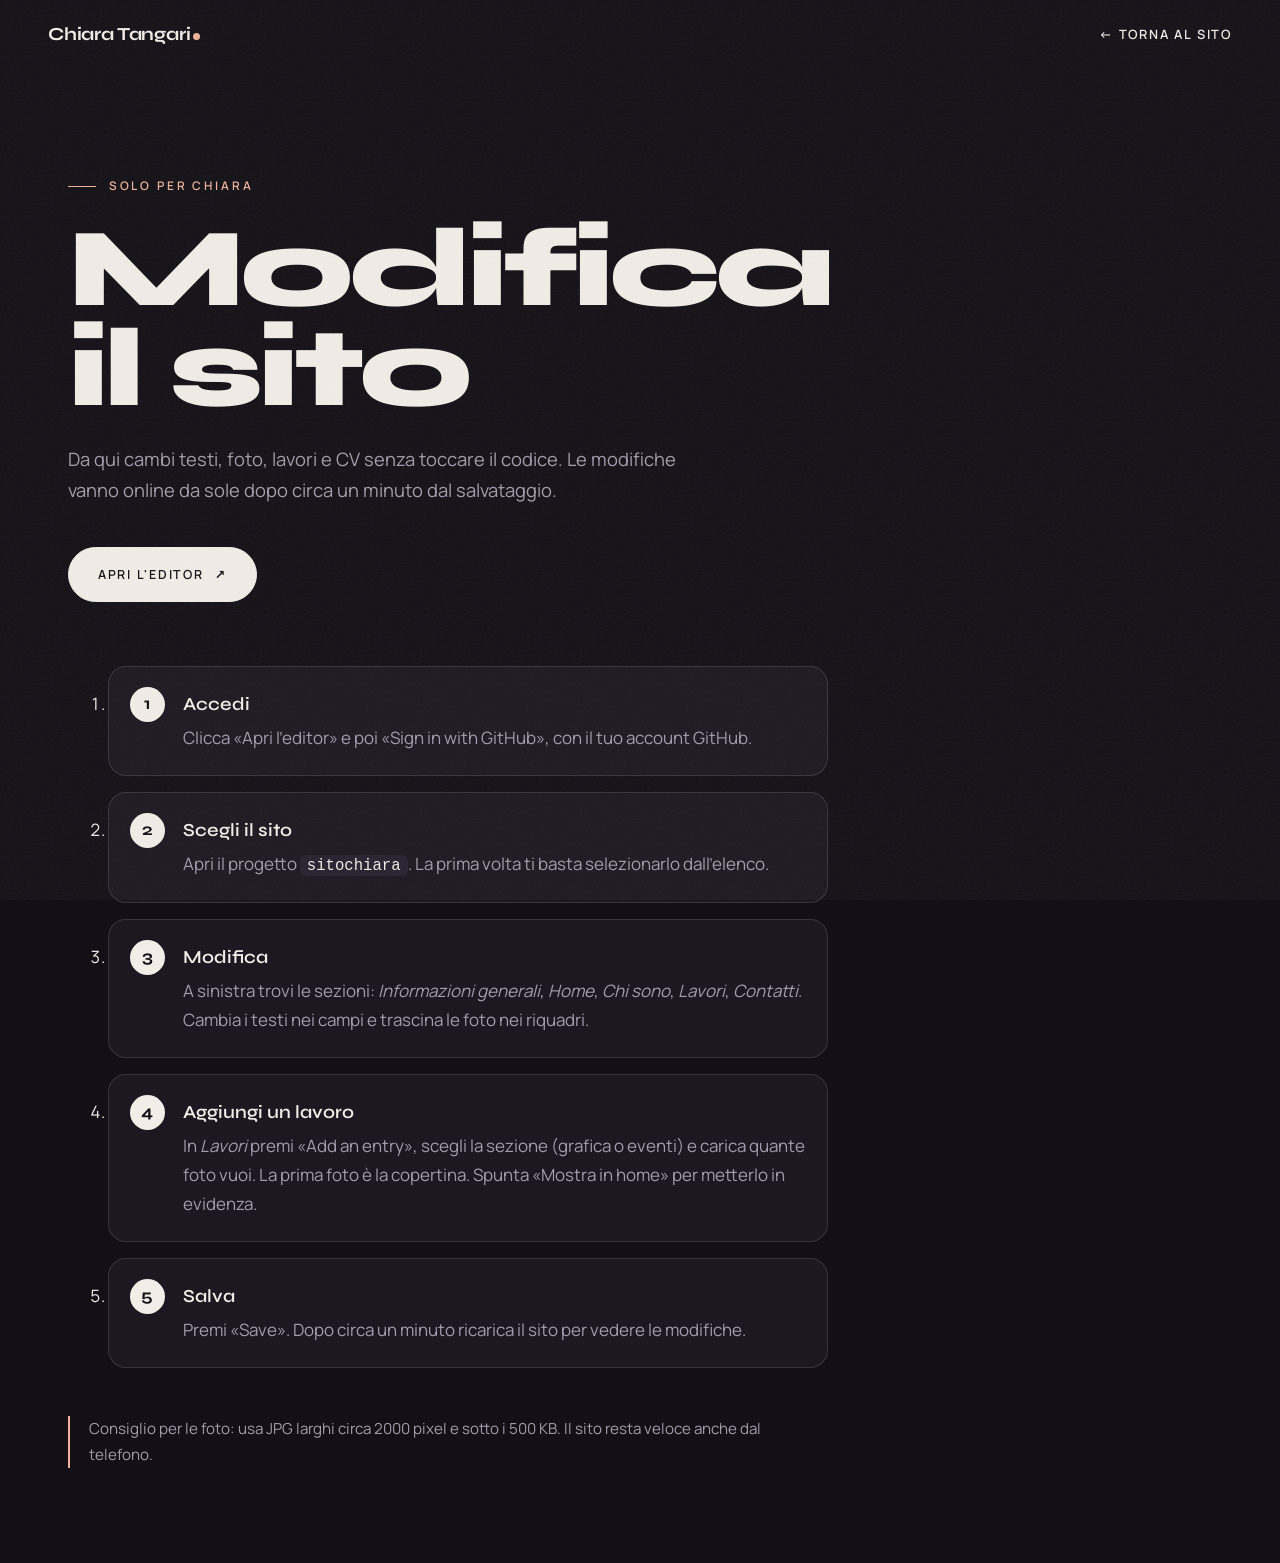
<file: admin.html>
<!DOCTYPE html>
<html lang="it">
<head>
  <meta charset="utf-8">
  <meta name="viewport" content="width=device-width, initial-scale=1">
  <meta name="robots" content="noindex, nofollow">
  <title>Area admin — Chiara Tangari</title>
  <script>document.documentElement.classList.add('js')</script>
  <link rel="preconnect" href="https://fonts.googleapis.com">
  <link rel="preconnect" href="https://fonts.gstatic.com" crossorigin>
  <link href="https://fonts.googleapis.com/css2?family=Manrope:wght@300;400;500;600&family=Syne:wght@500;600;700;800&display=swap" rel="stylesheet">
  <link rel="stylesheet" href="css/style.css">
  <style>
    .admin { padding-block: clamp(8rem, 14vw, 11rem) 6rem; }
    .admin h1 { font-size: clamp(3rem, 10vw, 7rem); font-weight: 800; letter-spacing: -.045em; line-height: .9; margin-bottom: 1.5rem; }
    .admin .intro { color: var(--muted); max-width: 56ch; font-size: 1.15rem; margin-bottom: 2.5rem; }
    .steps { counter-reset: s; display: grid; gap: 1rem; margin-top: 4rem; max-width: 760px; }
    .steps li { counter-increment: s; position: relative; padding: 1.4rem 1.4rem 1.4rem 4.6rem; border: 1px solid var(--line); border-radius: var(--radius); background: var(--ink-2); }
    .steps li::before {
      content: counter(s); position: absolute; left: 1.3rem; top: 1.25rem; width: 2.2rem; height: 2.2rem; border-radius: 50%;
      display: grid; place-items: center; background: var(--paper); color: var(--ink); font-family: var(--display); font-weight: 700;
    }
    .steps strong { font-family: var(--display); font-weight: 600; font-size: 1.15rem; display: block; margin-bottom: .2rem; }
    .steps p { color: var(--muted); }
    .steps code { background: var(--ink-3); padding: .1rem .45rem; border-radius: 6px; font-size: .92em; color: var(--paper); }
    .note { margin-top: 3rem; max-width: 760px; color: var(--muted); font-size: .95rem; border-left: 2px solid var(--peach); padding-left: 1.2rem; }
  </style>
</head>
<body data-page="admin">
  <div class="curtain" aria-hidden="true"><i></i><i></i><i></i><i></i><i></i><span class="curtain-label">Area admin</span></div>

  <header class="site-header">
    <a class="logo" href="index.html">Chiara Tangari<span class="dot"></span></a>
    <a class="link-arrow" href="index.html">← Torna al sito</a>
  </header>

  <main class="admin container">
    <p class="eyebrow">Solo per Chiara</p>
    <h1>Modifica il sito</h1>
    <p class="intro">Da qui cambi testi, foto, lavori e CV senza toccare il codice. Le modifiche vanno online da sole dopo circa un minuto dal salvataggio.</p>
    <a class="btn" href="https://app.pagescms.org/" target="_blank" rel="noopener">Apri l'editor <span class="arr">↗</span></a>

    <ol class="steps">
      <li><strong>Accedi</strong><p>Clicca «Apri l'editor» e poi «Sign in with GitHub», con il tuo account GitHub.</p></li>
      <li><strong>Scegli il sito</strong><p>Apri il progetto <code>sitochiara</code>. La prima volta ti basta selezionarlo dall'elenco.</p></li>
      <li><strong>Modifica</strong><p>A sinistra trovi le sezioni: <em>Informazioni generali</em>, <em>Home</em>, <em>Chi sono</em>, <em>Lavori</em>, <em>Contatti</em>. Cambia i testi nei campi e trascina le foto nei riquadri.</p></li>
      <li><strong>Aggiungi un lavoro</strong><p>In <em>Lavori</em> premi «Add an entry», scegli la sezione (grafica o eventi) e carica quante foto vuoi. La prima foto è la copertina. Spunta «Mostra in home» per metterlo in evidenza.</p></li>
      <li><strong>Salva</strong><p>Premi «Save». Dopo circa un minuto ricarica il sito per vedere le modifiche.</p></li>
    </ol>

    <p class="note">Consiglio per le foto: usa JPG larghi circa 2000 pixel e sotto i 500 KB. Il sito resta veloce anche dal telefono.</p>
  </main>
</body>
</html>
</file>
<file: css/style.css>
/* Layout: pagine separate, hero a tutto schermo con scena 3D in home,
   contenuti su colonna larga con margini ampi e schede che si inclinano in 3D. */
:root {
  --ink: #121016;         /* sfondo */
  --ink-2: #1b1821;       /* superfici */
  --ink-3: #262230;
  --paper: #f2ede6;       /* testo */
  --muted: #a39cac;
  --line: rgba(242, 237, 230, .13);
  --peach: #f0b39a;       /* accento caldo */
  --lilac: #b7a4f5;       /* accento freddo */
  --display: "Syne", "Helvetica Neue", Arial, sans-serif;
  --body: "Manrope", system-ui, -apple-system, "Segoe UI", sans-serif;
  --max: 1240px;
  --gutter: clamp(1rem, 4vw, 3rem);
  --ease: cubic-bezier(.2, .8, .2, 1);
  --radius: 18px;
  color-scheme: dark;
}

*, *::before, *::after { box-sizing: border-box; }
[hidden] { display: none !important; }
html { -webkit-text-size-adjust: 100%; overflow-x: hidden; }
@supports (overflow: clip) { html, body { overflow-x: clip; } }
main, .site-footer { overflow-x: clip; }
a, button { -webkit-tap-highlight-color: transparent; }
body {
  margin: 0; background: var(--ink); color: var(--paper);
  font: 400 1.0625rem/1.7 var(--body);
  -webkit-font-smoothing: antialiased; overflow-x: hidden;
}
/* grana leggera su tutto il sito */
body::before {
  content: ""; position: fixed; inset: 0; z-index: 90; pointer-events: none; opacity: .07;
  background-image: url("data:image/svg+xml,%3Csvg xmlns='http://www.w3.org/2000/svg' width='160' height='160'%3E%3Cfilter id='n'%3E%3CfeTurbulence type='fractalNoise' baseFrequency='.85' numOctaves='3' stitchTiles='stitch'/%3E%3C/filter%3E%3Crect width='100%25' height='100%25' filter='url(%23n)'/%3E%3C/svg%3E");
}
img { max-width: 100%; display: block; }
a { color: inherit; }
h1, h2, h3 { font-family: var(--display); font-weight: 700; line-height: 1; margin: 0; letter-spacing: -.02em; text-wrap: balance; }
p { margin: 0; }
ul { list-style: none; margin: 0; padding: 0; }
button { font: inherit; color: inherit; }
:focus-visible { outline: 2px solid var(--peach); outline-offset: 4px; border-radius: 4px; }
::selection { background: var(--peach); color: var(--ink); }

.container { width: 100%; max-width: var(--max); margin-inline: auto; padding-inline: var(--gutter); }
.section { padding-block: clamp(5rem, 10vw, 9rem); position: relative; }
.section-alt { background: var(--ink-2); }
h2 { font-size: clamp(2.4rem, 6vw, 4.6rem); }
.outline { color: transparent; -webkit-text-stroke: 1.5px var(--paper); }
.eyebrow {
  display: flex; align-items: center; gap: .8rem; margin-bottom: 1.4rem;
  font-size: .74rem; font-weight: 600; letter-spacing: .24em; text-transform: uppercase; color: var(--peach);
}
.eyebrow::before { content: ""; width: 28px; height: 1px; background: currentColor; flex: none; }

/* ============ PULSANTI ============ */
.btn {
  display: inline-flex; align-items: center; gap: .7rem; padding: 1rem 1.8rem;
  border-radius: 999px; border: 1px solid var(--paper); background: var(--paper); color: var(--ink);
  font-size: .78rem; font-weight: 600; letter-spacing: .14em; text-transform: uppercase; text-decoration: none;
  cursor: pointer; translate: var(--tx, 0) var(--ty, 0); transition: background .35s var(--ease), color .35s, border-color .35s, transform .35s var(--ease), translate .5s var(--ease);
}
.btn.magnet { transition: background .35s var(--ease), color .35s, border-color .35s, transform .35s var(--ease), translate .12s linear; }
.btn .arr { transition: transform .35s var(--ease); }
.btn:hover { background: var(--peach); border-color: var(--peach); transform: translateY(-2px); }
.btn:hover .arr { transform: translateX(4px); }
.btn-ghost { background: transparent; color: var(--paper); border-color: var(--line); }
.btn-ghost:hover { background: transparent; border-color: var(--paper); }
.link-arrow { text-decoration: none; font-size: .8rem; font-weight: 600; letter-spacing: .14em; text-transform: uppercase; }
.link-arrow span { display: inline-block; transition: transform .35s var(--ease); color: var(--peach); }
.link-arrow:hover span { transform: translateX(6px); }

/* ============ HEADER ============ */
.site-header {
  position: fixed; inset: 0 0 auto 0; z-index: 60;
  display: flex; justify-content: space-between; align-items: center;
  padding: calc(1.2rem + env(safe-area-inset-top, 0px)) var(--gutter) 1.2rem;
  transition: background .4s, padding .4s, border-color .4s; border-bottom: 1px solid transparent;
}
.site-header.scrolled {
  background: rgba(18, 16, 22, .72); backdrop-filter: blur(14px); -webkit-backdrop-filter: blur(14px);
  border-color: var(--line); padding-block: calc(.8rem + env(safe-area-inset-top, 0px)) .8rem;
}
.logo { font-family: var(--display); font-weight: 700; font-size: 1.15rem; text-decoration: none; letter-spacing: -.01em; position: relative; z-index: 2; }
.logo .dot { display: inline-block; width: 7px; height: 7px; border-radius: 50%; background: var(--peach); margin-left: 3px; }
.nav { display: flex; gap: clamp(1.2rem, 3vw, 2.4rem); }
.nav a {
  position: relative; text-decoration: none; font-size: .78rem; font-weight: 600;
  letter-spacing: .16em; text-transform: uppercase; color: var(--muted); transition: color .3s;
}
.nav a:hover, .nav a.active { color: var(--paper); }
.nav a.active::before {
  content: ""; position: absolute; left: 50%; bottom: -10px; width: 5px; height: 5px;
  border-radius: 50%; background: var(--peach); transform: translateX(-50%);
}
.nav-toggle { display: none; position: relative; z-index: 2; width: 44px; height: 44px; background: none; border: 0; cursor: pointer; }
.nav-toggle span { position: absolute; left: 10px; right: 10px; height: 1.5px; background: var(--paper); transition: transform .4s var(--ease); }
.nav-toggle span:first-child { top: 17px; }
.nav-toggle span:last-child { top: 25px; }
.nav-toggle[aria-expanded="true"] span:first-child { transform: translateY(4px) rotate(45deg); }
.nav-toggle[aria-expanded="true"] span:last-child { transform: translateY(-4px) rotate(-45deg); }

/* ============ HOME: HERO 3D ============ */
.hero { position: relative; min-height: 100vh; min-height: 100svh; display: flex; align-items: flex-end; overflow: hidden; padding-block: 8rem clamp(5rem, 10vh, 8rem); }
.scene3d { position: absolute; inset: 0; width: 100%; height: 100%; display: block; pointer-events: none; }
.has-3d .cube-wrap, .has-3d .gyro { display: none; }
.hero::before { /* luce di sfondo, visibile anche senza WebGL */
  content: ""; position: absolute; inset: 0; pointer-events: none;
  background:
    radial-gradient(40% 50% at 75% 40%, rgba(183, 164, 245, .20), transparent 70%),
    radial-gradient(35% 40% at 60% 70%, rgba(240, 179, 154, .16), transparent 70%);
}
.hero::after { content: ""; position: absolute; inset: auto 0 0 0; height: 30%; background: linear-gradient(transparent, var(--ink)); pointer-events: none; }
.hero-inner { position: relative; z-index: 1; pointer-events: none; }
.hero-inner a { pointer-events: auto; }
.hero-title { transform: perspective(1200px) rotateX(var(--hy, 0deg)) rotateY(var(--hx, 0deg)); transition: transform .8s var(--ease); font-size: clamp(3.6rem, 14vw, 12.5rem); font-weight: 800; line-height: .86; letter-spacing: -.045em; }
.hero-title .line { display: block; }
.hero-title .outline { -webkit-text-stroke-width: 2px; }
.hero-bottom { display: flex; flex-wrap: wrap; justify-content: space-between; align-items: flex-end; gap: 2rem; }
.hero-sub { max-width: 38ch; color: var(--muted); font-size: clamp(1.02rem, 1.6vw, 1.2rem); }
.hero-cta { display: flex; flex-wrap: wrap; gap: .8rem; }
.scroll-cue {
  position: absolute; right: var(--gutter); top: 50%; z-index: 1; writing-mode: vertical-rl;
  display: flex; align-items: center; gap: 1rem; font-size: .68rem; letter-spacing: .3em; text-transform: uppercase; color: var(--muted);
}
.scroll-cue span { width: 1px; height: 60px; background: var(--line); position: relative; overflow: hidden; }
.scroll-cue span::after { content: ""; position: absolute; left: 0; top: -40%; width: 100%; height: 40%; background: var(--peach); animation: cue 2.2s var(--ease) infinite; }
@keyframes cue { to { top: 100%; } }

/* testo che entra lettera per lettera, ruotando in 3D */
[data-split] { perspective: 600px; }
.word { display: inline-block; white-space: nowrap; }
.char { display: inline-block; transform-origin: 50% 100%; }
.split-play .char { animation: charIn 1.1s var(--ease) both; animation-delay: calc(var(--i) * 40ms + var(--split-delay, .55s)); }
@keyframes charIn { from { opacity: 0; transform: translateY(80%) rotateX(-100deg) scale(.9); filter: blur(6px); } }

/* titoli che salgono parola per parola da una maschera */
[data-words] .w { display: inline-block; overflow: hidden; vertical-align: top; padding-bottom: .12em; margin-bottom: -.12em; }
[data-words] .wi { display: inline-block; }
.js [data-words]:not(.in) .wi { transform: translateY(110%) rotate(4deg); }
.js [data-words] .wi { transition: transform 1.1s var(--ease); transition-delay: calc(var(--i) * 70ms); }

/* barra di avanzamento dello scroll */
.progress { position: fixed; left: 0; right: 0; top: 0; z-index: 70; height: 2px; pointer-events: none; transform-origin: 0 50%; transform: scaleX(var(--p, 0)); background: linear-gradient(90deg, var(--peach), var(--lilac)); }

/* ============ NASTRO SCORREVOLE ============ */
.marquee { transform: skewX(var(--skew, 0deg)); transition: transform .3s var(--ease); overflow: hidden; border-block: 1px solid var(--line); padding-block: clamp(1.2rem, 3vw, 2rem); }
.marquee-track { display: flex; align-items: center; gap: 2.2rem; width: max-content; will-change: transform; }
.marquee-track span { font-family: var(--display); font-weight: 700; font-size: clamp(2rem, 6vw, 4.6rem); line-height: 1; white-space: nowrap; letter-spacing: -.02em; }
.marquee-track i { font-style: normal; color: var(--peach); font-size: clamp(1.2rem, 3vw, 2rem); }

/* ============ HOME: SEZIONI E IN EVIDENZA ============ */
.section-head { display: flex; flex-wrap: wrap; justify-content: space-between; align-items: flex-end; gap: 1.5rem; margin-bottom: clamp(2.5rem, 5vw, 4rem); }

[data-tilt] {
  --rx: 0deg; --ry: 0deg; --mx: 50%; --my: 50%;
  transform: perspective(1100px) rotateX(var(--rx)) rotateY(var(--ry));
  transition: transform .7s var(--ease); transform-style: preserve-3d;
}
[data-tilt].tilting { transition: transform .12s linear; }

.doors { display: grid; grid-template-columns: repeat(2, 1fr); gap: clamp(1rem, 2vw, 1.6rem); }
.door {
  position: relative; display: flex; flex-direction: column; justify-content: flex-end;
  aspect-ratio: 5 / 4; padding: clamp(1.3rem, 2.5vw, 2.4rem); border-radius: var(--radius);
  text-decoration: none; overflow: hidden; isolation: isolate; border: 1px solid var(--line);
}
.door::before { content: ""; position: absolute; inset: 0; z-index: -1; background: var(--door-bg); transition: transform 1s var(--ease); }
.door::after { /* riflesso che segue il mouse */
  content: ""; position: absolute; inset: 0; pointer-events: none; opacity: 0; transition: opacity .4s;
  background: radial-gradient(circle at var(--mx) var(--my), rgba(255, 255, 255, .22), transparent 45%);
}
.door:hover::before { transform: scale(1.08); }
.door:hover::after { opacity: 1; }
.door-grafica { --door-bg: radial-gradient(90% 70% at 80% 15%, #b7a4f5 0%, transparent 60%), linear-gradient(170deg, #3a3160, #1b1821 75%); }
.door-eventi { --door-bg: radial-gradient(90% 70% at 50% 0%, #f3cf8f 0%, transparent 55%), linear-gradient(170deg, #6a3d2e, #1b1821 75%); }
.door-body { display: flex; flex-direction: column; gap: .4rem; transform: translateZ(50px); }
.door-body strong { font-family: var(--display); font-weight: 700; font-size: clamp(2rem, 5vw, 4rem); line-height: 1; letter-spacing: -.02em; }
.door-body span { color: rgba(242, 237, 230, .78); font-size: .95rem; }
.door-arrow {
  position: absolute; top: 1.2rem; right: 1.2rem; width: 46px; height: 46px; border-radius: 50%;
  display: grid; place-items: center; border: 1px solid rgba(242, 237, 230, .35); font-size: 1.1rem;
  transform: translateZ(40px); transition: background .4s, color .4s, rotate .5s var(--ease);
}
.door:hover .door-arrow { background: var(--paper); color: var(--ink); rotate: 45deg; }

.featured { display: grid; grid-template-columns: repeat(3, 1fr); gap: clamp(1rem, 2vw, 1.6rem); }
.feat { text-decoration: none; display: block; min-width: 0; }
.feat-media { display: block; border-radius: var(--radius); overflow: hidden; }
.feat-media .placeholder, .feat-media img { aspect-ratio: 4 / 5; width: 100%; object-fit: cover; transition: transform 1s var(--ease); }
.feat:hover .feat-media .placeholder, .feat:hover .feat-media img { transform: scale(1.06); }
.feat-cap { display: grid; gap: .2rem; padding-top: 1rem; }
.feat-cap strong { font-family: var(--display); font-weight: 600; font-size: 1.2rem; line-height: 1.2; }
.feat-cap span { color: var(--muted); font-size: .88rem; }

.cta-band { text-align: center; overflow: hidden; }
.cta-band .eyebrow { justify-content: center; }
.cta-band .eyebrow::after { content: ""; width: 28px; height: 1px; background: currentColor; }
.cta-title { font-size: clamp(2.6rem, 8vw, 6.5rem); font-weight: 800; letter-spacing: -.04em; margin: 0 auto 2.5rem; max-width: 14ch; }

/* breve presentazione in home */
.intro { display: flex; flex-direction: column; align-items: flex-start; gap: 1.8rem; }
.intro .eyebrow { margin-bottom: 0; }
.intro-text { font-family: var(--display); font-weight: 500; font-size: clamp(1.7rem, 4vw, 3.4rem); line-height: 1.2; letter-spacing: -.02em; max-width: 26ch; text-wrap: balance; }

/* ============ PAGINE INTERNE: TITOLO + OGGETTO 3D ============ */
.page-hero { position: relative; overflow: hidden; padding-block: clamp(9rem, 18vw, 13rem) clamp(3rem, 6vw, 5rem); }
.page-hero::before {
  content: ""; position: absolute; inset: 0; pointer-events: none;
  background: radial-gradient(45% 60% at 85% 30%, rgba(183, 164, 245, .16), transparent 70%),
              radial-gradient(35% 50% at 65% 80%, rgba(240, 179, 154, .12), transparent 70%);
  -webkit-mask-image: linear-gradient(#000 55%, transparent); mask-image: linear-gradient(#000 55%, transparent);
}
.page-hero .container { position: relative; z-index: 1; }
.page-title { font-size: clamp(3.4rem, 13vw, 10.5rem); font-weight: 800; line-height: .88; letter-spacing: -.045em; }
.page-intro { max-width: 52ch; color: var(--muted); font-size: clamp(1.02rem, 1.6vw, 1.2rem); margin-top: 2rem; }

.cube-wrap { position: absolute; right: clamp(1.5rem, 10vw, 10rem); top: 38%; width: 150px; height: 150px; perspective: 900px; }
.cube { position: relative; width: 100%; height: 100%; transform-style: preserve-3d; animation: spin 20s linear infinite; }
.cube span {
  position: absolute; inset: 0; border: 1px solid rgba(242, 237, 230, .38); border-radius: 6px;
  background: linear-gradient(135deg, rgba(240, 179, 154, .22), rgba(183, 164, 245, .22));
}
.cube span:nth-child(1) { transform: translateZ(75px); }
.cube span:nth-child(2) { transform: rotateY(180deg) translateZ(75px); }
.cube span:nth-child(3) { transform: rotateY(90deg) translateZ(75px); }
.cube span:nth-child(4) { transform: rotateY(-90deg) translateZ(75px); }
.cube span:nth-child(5) { transform: rotateX(90deg) translateZ(75px); }
.cube span:nth-child(6) { transform: rotateX(-90deg) translateZ(75px); }
@keyframes spin { from { transform: rotateX(-25deg) rotateY(0); } to { transform: rotateX(335deg) rotateY(720deg); } }

.gyro { position: absolute; right: clamp(1.5rem, 10vw, 10rem); top: 34%; width: 190px; height: 190px; transform-style: preserve-3d; perspective: 900px; animation: float 7s ease-in-out infinite; }
.gyro span { position: absolute; inset: 0; border-radius: 50%; border: 1.5px solid; transform-style: preserve-3d; }
.gyro span:nth-child(1) { border-color: var(--peach); animation: ring1 9s linear infinite; }
.gyro span:nth-child(2) { border-color: var(--lilac); inset: 18px; animation: ring2 7s linear infinite; }
.gyro span:nth-child(3) { border-color: rgba(242, 237, 230, .5); inset: 40px; animation: ring3 11s linear infinite; }
@keyframes ring1 { from { transform: rotateX(70deg) rotateZ(0); } to { transform: rotateX(70deg) rotateZ(360deg); } }
@keyframes ring2 { from { transform: rotateY(70deg) rotateX(0); } to { transform: rotateY(70deg) rotateX(360deg); } }
@keyframes ring3 { from { transform: rotateX(20deg) rotateY(0); } to { transform: rotateX(20deg) rotateY(360deg); } }
@keyframes float { 50% { translate: 0 -14px; } }

/* ============ CHI SONO ============ */
.about-section { padding-top: 0; }
.about { display: grid; grid-template-columns: 5fr 6fr; gap: clamp(2.5rem, 7vw, 7rem); align-items: center; }
.portrait { position: relative; max-width: min(460px, calc(100% - 24px)); width: 100%; }
.portrait-frame {
  position: absolute; inset: 0; border: 1px solid var(--peach); border-radius: var(--radius);
  transform: translate3d(22px, 22px, -60px);
}
.portrait-img { position: relative; display: block; border-radius: var(--radius); overflow: hidden; transform: translateZ(0); }
.portrait-img .placeholder, .portrait-img img { aspect-ratio: 4 / 5; width: 100%; object-fit: cover; }
.portrait-tag {
  position: absolute; left: -14px; bottom: 28px; padding: .5rem 1rem; border-radius: 999px;
  background: var(--paper); color: var(--ink); font-size: .74rem; font-weight: 600; letter-spacing: .12em; text-transform: uppercase;
  transform: translateZ(70px); box-shadow: 0 12px 30px rgba(0, 0, 0, .35);
}
.about-text { display: flex; flex-direction: column; align-items: flex-start; gap: 1.4rem; min-width: 0; }
.about-text > p { max-width: 60ch; color: var(--muted); }
.about-text .lead { font-family: var(--display); font-weight: 500; font-size: clamp(1.35rem, 2.4vw, 1.8rem); line-height: 1.35; color: var(--paper); letter-spacing: -.01em; }
.facts { display: grid; gap: .9rem; margin: .4rem 0 .8rem; width: 100%; }
.facts div { display: grid; grid-template-columns: 8.5rem 1fr; gap: 1rem; padding-top: .9rem; border-top: 1px solid var(--line); }
.facts dt { font-size: .72rem; font-weight: 600; letter-spacing: .18em; text-transform: uppercase; color: var(--peach); padding-top: .25rem; }
.facts dd { margin: 0; }

.split-2 { display: grid; grid-template-columns: 4fr 7fr; gap: clamp(2rem, 6vw, 6rem); align-items: start; }
.split-2 > * { min-width: 0; }
.services li {
  display: flex; justify-content: space-between; align-items: baseline; gap: 1rem;
  padding: 1.3rem 0; border-top: 1px solid var(--line); transition: padding .5s var(--ease), color .3s;
}
.services li:last-child { border-bottom: 1px solid var(--line); }
.services li strong { font-family: var(--display); font-weight: 600; font-size: clamp(1.15rem, 2.2vw, 1.6rem); letter-spacing: -.01em; line-height: 1.25; }
.services li em { font-style: normal; font-size: .72rem; font-weight: 600; letter-spacing: .16em; text-transform: uppercase; color: var(--muted); white-space: nowrap; }
.services li:hover { padding-left: 1rem; color: var(--peach); }

.clients { display: flex; flex-wrap: wrap; gap: .2rem 2.2rem; }
.clients li { font-family: var(--display); font-weight: 700; font-size: clamp(1.7rem, 4.5vw, 3.4rem); letter-spacing: -.03em; line-height: 1.2; transition: color .3s, -webkit-text-stroke-color .3s; }
.clients li:nth-child(even) { color: transparent; -webkit-text-stroke: 1.2px var(--paper); }
.clients li:hover { color: var(--peach); -webkit-text-stroke-color: var(--peach); }
.tools-label { margin-top: clamp(3rem, 6vw, 5rem); }
.tags { display: flex; flex-wrap: wrap; gap: .6rem; }
.tags li { padding: .45rem 1.1rem; border: 1px solid var(--line); border-radius: 999px; font-size: .9rem; transition: border-color .3s, background .3s; }
.tags li:hover { border-color: var(--lilac); background: rgba(183, 164, 245, .1); }

/* ============ LAVORI ============ */
.works-section { padding-top: 0; }
.works-bar { display: flex; flex-wrap: wrap; justify-content: space-between; align-items: center; gap: 1rem; margin-bottom: 2.5rem; }
.filters { display: inline-flex; flex-wrap: wrap; gap: .3rem; padding: .3rem; border: 1px solid var(--line); border-radius: 999px; }
.filters button {
  background: none; border: 0; border-radius: 999px; padding: .6rem 1.3rem; cursor: pointer;
  font-size: .76rem; font-weight: 600; letter-spacing: .14em; text-transform: uppercase; color: var(--muted); transition: background .35s, color .35s;
}
.filters button:hover { color: var(--paper); }
.filters button.active { background: var(--paper); color: var(--ink); }
.works-count { color: var(--muted); font-size: .9rem; font-variant-numeric: tabular-nums; }

.grid { columns: 3 300px; column-gap: clamp(1rem, 2vw, 1.6rem); }
.work { margin: 0 0 clamp(1.5rem, 3vw, 2.4rem); break-inside: avoid; }
.work.pop { animation: pop .7s var(--ease) both; }
@keyframes pop { from { opacity: 0; transform: perspective(900px) translateY(30px) rotateX(18deg); } }
.work-open { position: relative; display: block; width: 100%; padding: 0; border: 0; background: none; cursor: pointer; border-radius: var(--radius); overflow: hidden; }
.work-images { display: block; }
.work-images > :not(:first-child) { display: none; }
.work-images .placeholder, .work-images img { width: 100%; aspect-ratio: 4 / 3; object-fit: cover; transition: transform 1s var(--ease), filter .6s; }
.work:nth-child(3n+2) .work-images > * { aspect-ratio: 3 / 4; }
.work:nth-child(4n+3) .work-images > * { aspect-ratio: 1 / 1; }
.work-open:hover .work-images > * { transform: scale(1.06); filter: brightness(.7); }
.work-hover {
  position: absolute; inset: 0; display: grid; place-items: center; opacity: 0; transition: opacity .4s;
  font-size: .78rem; font-weight: 600; letter-spacing: .16em; text-transform: uppercase;
}
.work-hover span { padding: .8rem 1.4rem; border-radius: 999px; background: var(--paper); color: var(--ink); transform: translateY(12px); transition: transform .5s var(--ease); }
.work-open:hover .work-hover, .work-open:focus-visible .work-hover { opacity: 1; }
.work-open:hover .work-hover span { transform: none; }
.badge {
  position: absolute; left: .9rem; top: .9rem; padding: .3rem .8rem; border-radius: 999px;
  background: rgba(18, 16, 22, .7); backdrop-filter: blur(6px); color: var(--paper); font-size: .72rem; font-weight: 600; letter-spacing: .06em;
}
.work figcaption { padding-top: 1rem; display: grid; gap: .25rem; }
.work .w-meta { display: flex; flex-wrap: wrap; gap: .3rem .8rem; font-size: .72rem; font-weight: 600; letter-spacing: .16em; text-transform: uppercase; color: var(--muted); }
.work .w-meta b { color: var(--peach); font-weight: 600; }
.work figcaption strong { font-family: var(--display); font-weight: 600; font-size: 1.3rem; line-height: 1.2; }
.work figcaption > span { color: var(--muted); font-size: .92rem; }
.empty { color: var(--muted); padding: 3rem 0; }

/* ============ CONTATTI ============ */
.contact-section { padding-top: 0; }
.contact-grid { display: grid; grid-template-columns: 7fr 5fr; gap: clamp(2.5rem, 7vw, 7rem); align-items: start; }
.contact-grid > div { min-width: 0; }
.mail {
  display: inline-block; max-width: 100%; overflow-wrap: anywhere; text-decoration: none;
  font-family: var(--display); font-weight: 700; font-size: clamp(0.8rem, 4.4vw, 3.4rem); line-height: 1.1; letter-spacing: -.03em;
  background: linear-gradient(var(--peach), var(--peach)) 0 100% / 0 2px no-repeat; transition: background-size .6s var(--ease), color .3s;
}
.mail:hover { background-size: 100% 2px; color: var(--peach); }
.copy {
  display: block; margin-top: 1.2rem; background: none; border: 1px solid var(--line); border-radius: 999px;
  padding: .55rem 1.1rem; font-size: .76rem; font-weight: 600; letter-spacing: .12em; text-transform: uppercase; color: var(--muted); cursor: pointer; transition: .3s;
}
.copy:hover { color: var(--paper); border-color: var(--paper); }
.socials { margin-top: 3rem; }
.socials a {
  display: flex; justify-content: space-between; padding: 1.1rem 0; border-top: 1px solid var(--line); text-decoration: none;
  font-family: var(--display); font-weight: 600; font-size: 1.4rem; transition: padding .5s var(--ease), color .3s;
}
.socials li:last-child a { border-bottom: 1px solid var(--line); }
.socials a:hover { padding-inline: .8rem; color: var(--peach); }
.avail li { padding: 1rem 0 1rem 1.8rem; border-top: 1px solid var(--line); position: relative; }
.avail li::before { content: "✦"; position: absolute; left: 0; color: var(--peach); }
.based { margin-top: 2rem; color: var(--muted); font-size: .92rem; }

/* ============ FOOTER ============ */
.site-footer { border-top: 1px solid var(--line); overflow: hidden; }
.footer-big {
  font-family: var(--display); font-weight: 800; font-size: clamp(3rem, 14.5vw, 14rem); line-height: .85; letter-spacing: -.05em;
  white-space: nowrap; text-align: center; color: transparent; -webkit-text-stroke: 1px rgba(242, 237, 230, .25);
  padding-top: clamp(2rem, 5vw, 4rem); margin-bottom: -.12em; user-select: none;
}
.footer-row {
  display: flex; flex-wrap: wrap; justify-content: space-between; align-items: center; gap: 1rem 2rem;
  padding-block: 1.6rem calc(1.6rem + env(safe-area-inset-bottom, 0px)); border-top: 1px solid var(--line);
  font-size: .85rem; color: var(--muted); position: relative; background: var(--ink);
}
.footer-row nav { display: flex; gap: 1.5rem; }
.footer-row a { text-decoration: none; transition: color .3s; }
.footer-row a:hover { color: var(--paper); }

/* ============ SEGNAPOSTO (finché non ci sono le foto) ============ */
.placeholder {
  display: block; width: 100%; aspect-ratio: 4 / 3;
  background: radial-gradient(circle at 30% 25%, rgba(255, 255, 255, .28), transparent 38%), var(--g, linear-gradient(135deg, #f0b39a, #5a3a4a));
}
.ph-1 { --g: linear-gradient(135deg, #f0b39a, #6b3d57); }
.ph-2 { --g: linear-gradient(160deg, #b7a4f5, #2b2540); }
.ph-3 { --g: linear-gradient(120deg, #ffd9c2, #b8604a); }
.ph-4 { --g: linear-gradient(145deg, #9fd3c7, #24404a); }
.ph-5 { --g: linear-gradient(170deg, #f3dfa8, #8f5f33); }
.ph-6 { --g: linear-gradient(135deg, #e3b7d4, #452853); }
.ph-portrait { --g: linear-gradient(170deg, #d9b3a3, #3d2c3a); display: grid; place-items: center; }
.ph-portrait::after { content: "La tua foto"; font-family: var(--display); font-size: 1.1rem; color: rgba(255, 255, 255, .7); }

/* ============ LIGHTBOX ============ */
.lightbox {
  position: fixed; inset: 0; z-index: 120; display: flex; align-items: center; justify-content: center;
  background: rgba(10, 9, 12, .94); backdrop-filter: blur(10px); -webkit-backdrop-filter: blur(10px);
  opacity: 0; visibility: hidden; transition: opacity .4s, visibility .4s;
}
.lightbox.open { opacity: 1; visibility: visible; }
.lb-body { width: min(1000px, 86vw); max-height: 92vh; overflow: auto; transform: scale(.96); transition: transform .5s var(--ease); }
.lightbox.open .lb-body { transform: none; }
.lb-media { border-radius: 14px; overflow: hidden; }
.lb-media .placeholder, .lb-media img { width: 100%; max-height: 64vh; aspect-ratio: 16 / 10; object-fit: contain; background-color: #0c0b0e; }
.lb-media > * { animation: fadeIn .45s var(--ease); }
@keyframes fadeIn { from { opacity: 0; transform: scale(1.02); } }
.lb-info { padding-top: 1.2rem; }
.lb-meta { font-size: .72rem; font-weight: 600; letter-spacing: .16em; text-transform: uppercase; color: var(--peach); }
.lb-title { font-size: clamp(1.6rem, 3vw, 2.2rem); margin: .4rem 0 .6rem; }
.lb-desc { color: var(--muted); max-width: 65ch; }
.lb-thumbs { display: flex; flex-wrap: wrap; gap: .5rem; margin-top: 1.2rem; }
.lb-thumbs button { width: 70px; height: 52px; padding: 0; border: 2px solid transparent; border-radius: 8px; overflow: hidden; background: none; cursor: pointer; opacity: .5; transition: .3s; }
.lb-thumbs button.active, .lb-thumbs button:hover { opacity: 1; border-color: var(--peach); }
.lb-thumbs .placeholder, .lb-thumbs img { width: 100%; height: 100%; aspect-ratio: auto; object-fit: cover; }
.lb-works { display: flex; justify-content: space-between; gap: 1rem; margin-top: 1.5rem; padding-top: 1rem; border-top: 1px solid var(--line); }
.lb-works button { background: none; border: 0; padding: 0; cursor: pointer; color: var(--muted); font-size: .85rem; transition: color .3s; }
.lb-works button:hover { color: var(--paper); }
.lb-close, .lb-nav {
  position: absolute; z-index: 2; width: 52px; height: 52px; border-radius: 50%; border: 1px solid var(--line);
  background: rgba(18, 16, 22, .6); cursor: pointer; font-size: 1.8rem; line-height: 1; display: grid; place-items: center; transition: background .3s, color .3s;
}
.lb-close:hover, .lb-nav:hover { background: var(--paper); color: var(--ink); }
.lb-close { top: calc(1rem + env(safe-area-inset-top, 0px)); right: 1rem; }
.lb-prev { left: 1rem; }
.lb-next { right: 1rem; }

/* ============ TRANSIZIONE TRA PAGINE ============ */
/* 5 bande che si alzano in sequenza; al centro il nome della pagina */
.curtain { position: fixed; inset: 0; z-index: 200; pointer-events: none; display: grid; place-items: center; overflow: hidden; }
.curtain i {
  position: absolute; top: -2px; bottom: -2px; width: calc(20% + 2px); left: calc(var(--k) * 20%);
  background: linear-gradient(180deg, var(--ink-3), var(--ink-2) 55%, var(--ink));
  transform: translateY(-102%); animation: panelOut .95s cubic-bezier(.76, 0, .24, 1) both;
  animation-delay: calc(var(--k) * 70ms + .45s);
}
.curtain i::after { content: ""; position: absolute; left: 0; right: 0; bottom: 0; height: 3px; background: linear-gradient(90deg, var(--peach), var(--lilac)); }
.curtain i:nth-child(1) { --k: 0; } .curtain i:nth-child(2) { --k: 1; } .curtain i:nth-child(3) { --k: 2; }
.curtain i:nth-child(4) { --k: 3; } .curtain i:nth-child(5) { --k: 4; }
.curtain-label {
  position: relative; z-index: 1; font-family: var(--display); font-weight: 800; letter-spacing: -.04em; line-height: 1;
  font-size: clamp(2.4rem, 9vw, 6rem); padding-inline: 1rem; text-align: center;
  background: linear-gradient(100deg, var(--paper) 30%, var(--peach) 55%, var(--lilac) 80%) 0 0 / 250% 100%;
  -webkit-background-clip: text; background-clip: text; color: transparent;
  animation: labelOut .5s cubic-bezier(.76, 0, .24, 1) .3s both;
}
.curtain.enter i { animation: panelIn .6s cubic-bezier(.76, 0, .24, 1) both; animation-delay: calc((4 - var(--k)) * 50ms); }
.curtain.enter .curtain-label { animation: labelIn .7s var(--ease) .35s both, shine 1.4s linear .35s both; }
@keyframes panelOut { from { transform: translateY(0); } to { transform: translateY(-102%); } }
@keyframes panelIn { from { transform: translateY(102%); } to { transform: translateY(0); } }
@keyframes labelOut { from { opacity: 1; transform: none; } to { opacity: 0; transform: translateY(-40px) scale(.96); filter: blur(4px); } }
@keyframes labelIn { from { opacity: 0; transform: translateY(50px) scale(.94); filter: blur(8px); } }
@keyframes shine { from { background-position: 100% 0; } to { background-position: 0 0; } }

/* ============ CURSORE ============ */
.cursor-dot, .cursor-ring { position: fixed; left: 0; top: 0; z-index: 300; pointer-events: none; border-radius: 50%; mix-blend-mode: difference; }
.cursor-dot { width: 6px; height: 6px; margin: -3px 0 0 -3px; background: #fff; }
.cursor-ring { width: 38px; height: 38px; margin: -19px 0 0 -19px; border: 1px solid #fff; transition: width .35s var(--ease), height .35s var(--ease), margin .35s var(--ease), background .35s; }
.cursor-ring.hover { width: 70px; height: 70px; margin: -35px 0 0 -35px; background: rgba(255, 255, 255, .12); }
.cursor-ring.label { width: 92px; height: 92px; margin: -46px 0 0 -46px; background: var(--paper); border-color: var(--paper); mix-blend-mode: normal; display: grid; place-items: center; }
.cursor-ring.label::after { content: attr(data-label); color: var(--ink); font-size: .7rem; font-weight: 700; letter-spacing: .14em; text-transform: uppercase; }

/* ============ COMPARSA ALLO SCROLL (in 3D) ============ */
.js .feat.reveal .feat-media, .js .work.reveal .work-open, .js .portrait.reveal .portrait-img {
  clip-path: inset(100% 0 0 0 round var(--radius)); transition: clip-path 1.3s var(--ease) .1s;
}
.js .feat.reveal.in .feat-media, .js .work.reveal.in .work-open, .js .portrait.reveal.in .portrait-img { clip-path: inset(0 0 0 0 round var(--radius)); }
.js .reveal .feat-media > *, .js .work.reveal .work-images > *:first-child, .js .portrait.reveal .portrait-img > * { scale: 1.25; transition: scale 1.6s var(--ease), transform 1s var(--ease), filter .6s; }
.js .reveal.in .feat-media > *, .js .work.reveal.in .work-images > *:first-child, .js .portrait.reveal.in .portrait-img > * { scale: 1; }
.js .reveal { opacity: 0; transform: perspective(900px) translateY(40px) rotateX(14deg); transform-origin: 50% 100%; transition: opacity 1s var(--ease), transform 1.1s var(--ease); }
.js .reveal.in { opacity: 1; transform: none; }
.js .reveal[data-tilt].in { transform: perspective(1100px) rotateX(var(--rx)) rotateY(var(--ry)); }

@media (prefers-reduced-motion: reduce) {
  *, *::before, *::after { animation-duration: .01ms !important; animation-iteration-count: 1 !important; transition-duration: .01ms !important; }
  .js .reveal { opacity: 1; transform: none; }
  .curtain, .progress { display: none; }
  .js [data-words] .wi { transform: none !important; }
}

/* ============ TABLET / MOBILE ============ */
@media (hover: none), (max-width: 760px) {
  [data-tilt], .js .reveal[data-tilt].in { transform: none; }
  .portrait-tag, .door-body, .door-arrow { transform: none; }
  .portrait-frame { transform: translate(12px, 12px); }
  .hero-title { transform: none; }
  .js .reveal { transform: translateY(28px); }
  .work.pop { animation-name: popFlat; }
  .work-open:hover .work-images > *, .feat:hover .feat-media > *, .door:hover::before { transform: none; filter: none; }
}
@keyframes popFlat { from { opacity: 0; transform: translateY(24px); } }
@media (max-width: 900px) {
  .about, .split-2, .contact-grid { grid-template-columns: 1fr; }
  .scroll-cue { display: none; }
}
@media (max-width: 760px) {
  .nav-toggle { display: block; }
  .nav {
    position: fixed; inset: 0; z-index: 1; flex-direction: column; justify-content: center; gap: .4rem;
    padding: 6rem var(--gutter) 3rem; background: var(--ink);
    clip-path: circle(0 at calc(100% - 42px) 38px); transition: clip-path .7s cubic-bezier(.76, 0, .24, 1), visibility .7s; visibility: hidden;
  }
  .nav.open { clip-path: circle(150% at calc(100% - 42px) 38px); visibility: visible; }
  .nav a { font-family: var(--display); font-size: clamp(2.4rem, 11vw, 3.4rem); font-weight: 700; letter-spacing: -.03em; text-transform: none; color: var(--paper); }
  .nav a.active { color: var(--peach); }
  .nav a.active::before { display: none; }
  .site-header.menu-open { background: transparent; border-color: transparent; backdrop-filter: none; -webkit-backdrop-filter: none; }
  .hero { padding-block: 7rem 3.5rem; }
  .hero-title { font-size: clamp(3.2rem, 17.5vw, 6rem); }
  .cube-wrap { width: 90px; height: 90px; top: 5.5rem; right: 1.2rem; opacity: .7; }
  .cube span:nth-child(1) { transform: translateZ(45px); }
  .cube span:nth-child(2) { transform: rotateY(180deg) translateZ(45px); }
  .cube span:nth-child(3) { transform: rotateY(90deg) translateZ(45px); }
  .cube span:nth-child(4) { transform: rotateY(-90deg) translateZ(45px); }
  .cube span:nth-child(5) { transform: rotateX(90deg) translateZ(45px); }
  .cube span:nth-child(6) { transform: rotateX(-90deg) translateZ(45px); }
  .gyro { width: 110px; height: 110px; top: 5rem; right: 1.2rem; opacity: .75; }
  .gyro span:nth-child(2) { inset: 12px; }
  .gyro span:nth-child(3) { inset: 26px; }
  .lb-nav { top: 30vh; width: 44px; height: 44px; }
  .lb-prev { left: .4rem; }
  .lb-next { right: .4rem; }
  .facts div { grid-template-columns: 1fr; gap: .2rem; }
  .portrait-tag { left: .8rem; bottom: .8rem; }
  .filters { width: 100%; justify-content: space-between; }
  .filters button { flex: 1; padding: .8rem .6rem; }
  .works-count { width: 100%; }
  .section { padding-block: 4.5rem; }
  .page-hero { padding-block: 8rem 2.5rem; }
  .page-title { font-size: clamp(3rem, 16vw, 5rem); }
  .marquee-track span { font-size: clamp(1.8rem, 10vw, 2.6rem); }
  .lb-body { width: 100%; max-height: 100%; padding: calc(4.5rem + env(safe-area-inset-top, 0px)) 1rem calc(2rem + env(safe-area-inset-bottom, 0px)); }
  .lb-media .placeholder, .lb-media img { max-height: 52vh; }
  .lb-thumbs { flex-wrap: nowrap; overflow-x: auto; scrollbar-width: none; }
  .lb-thumbs button { flex: none; }
  .footer-row nav { width: 100%; justify-content: center; }
  .btn { padding: 1rem 1.5rem; }
}
@media (max-width: 520px) {
  .doors { grid-template-columns: 1fr; }
  .door { aspect-ratio: 4 / 3; }
  .footer-row { justify-content: center; text-align: center; }
}
</file>
